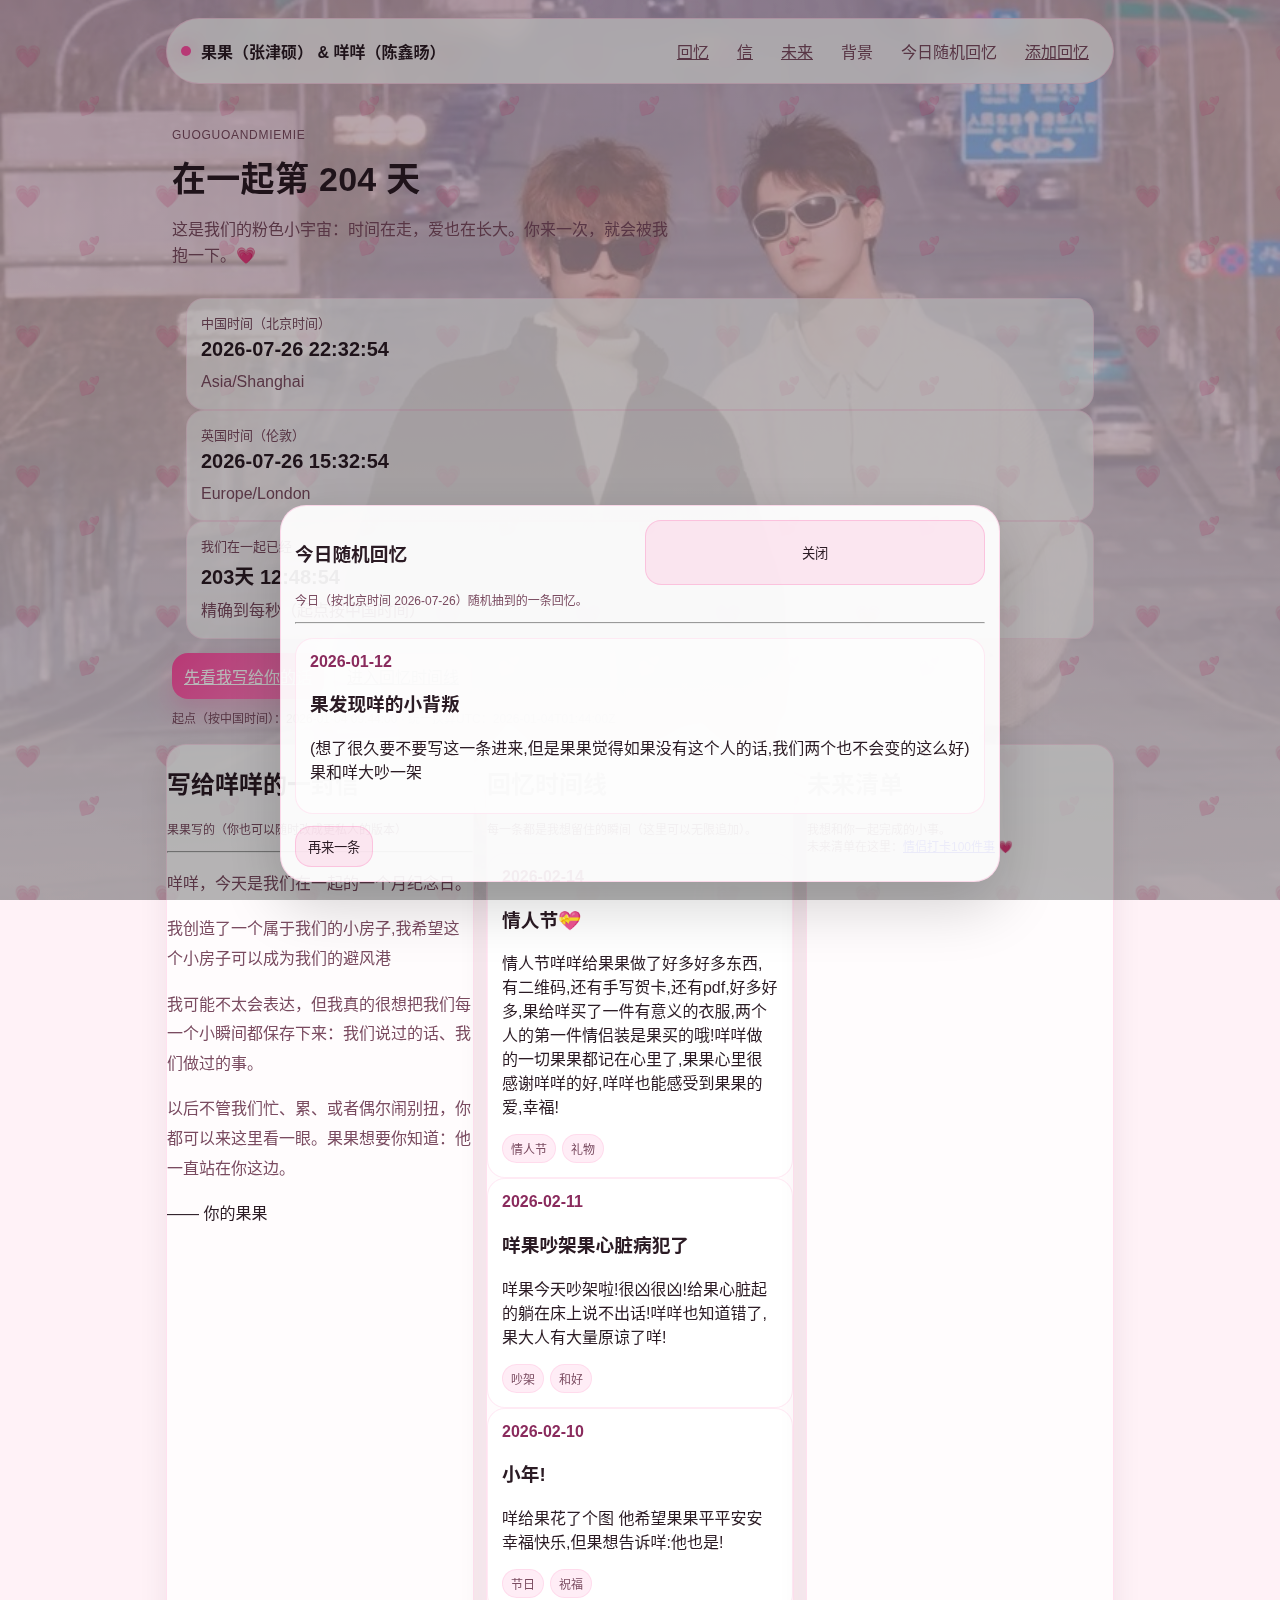
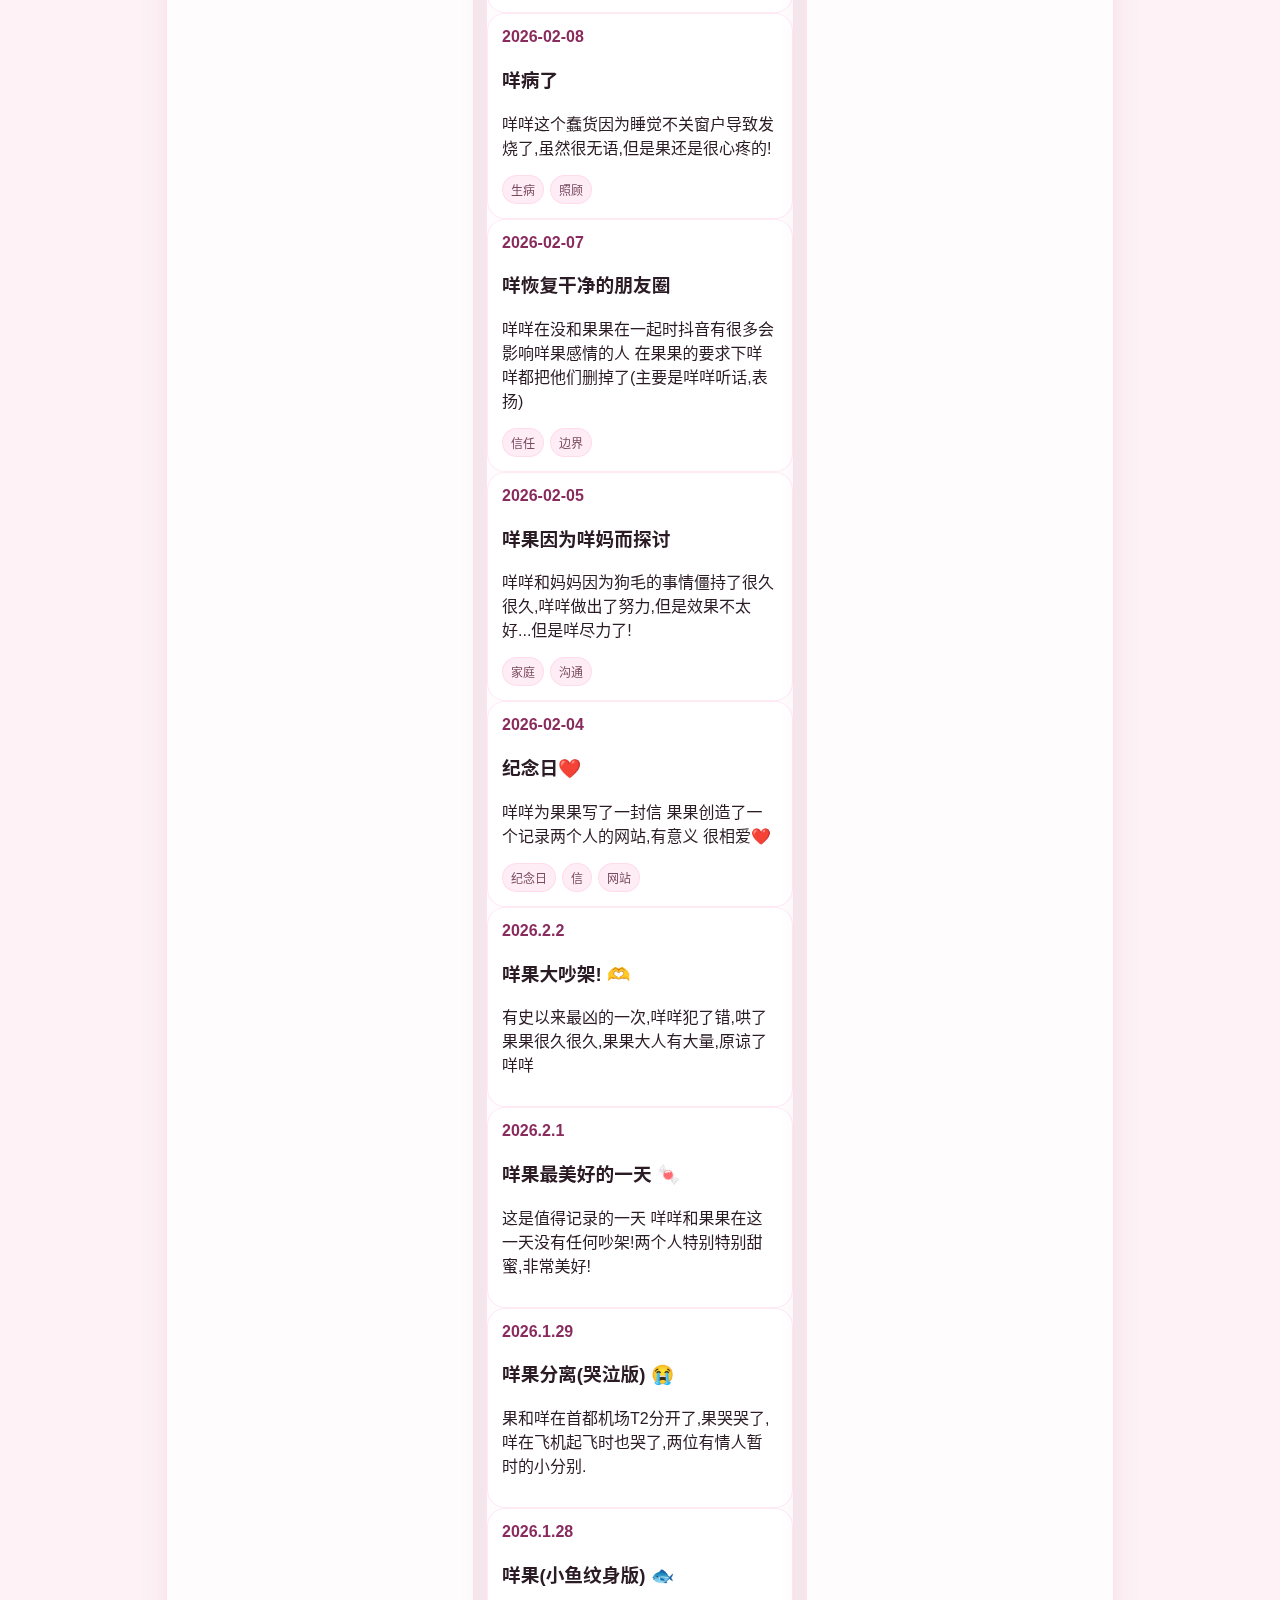
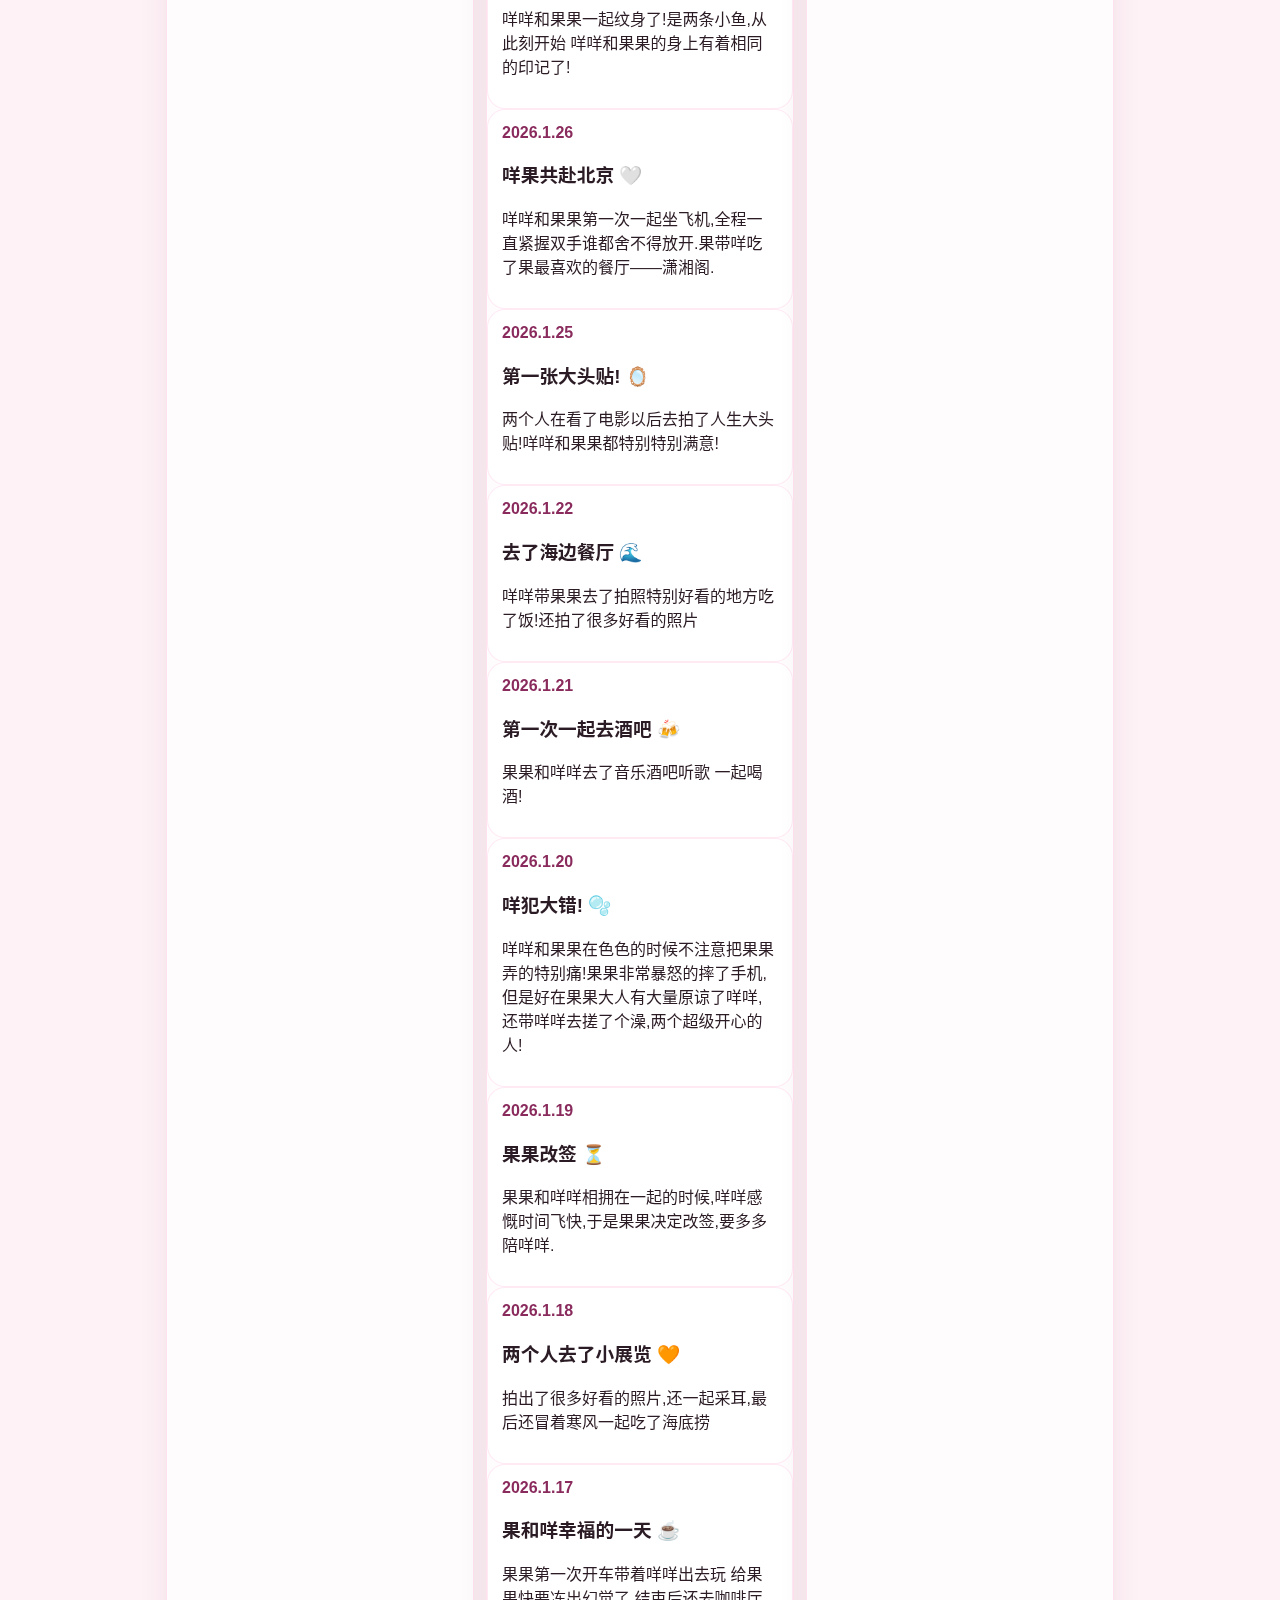
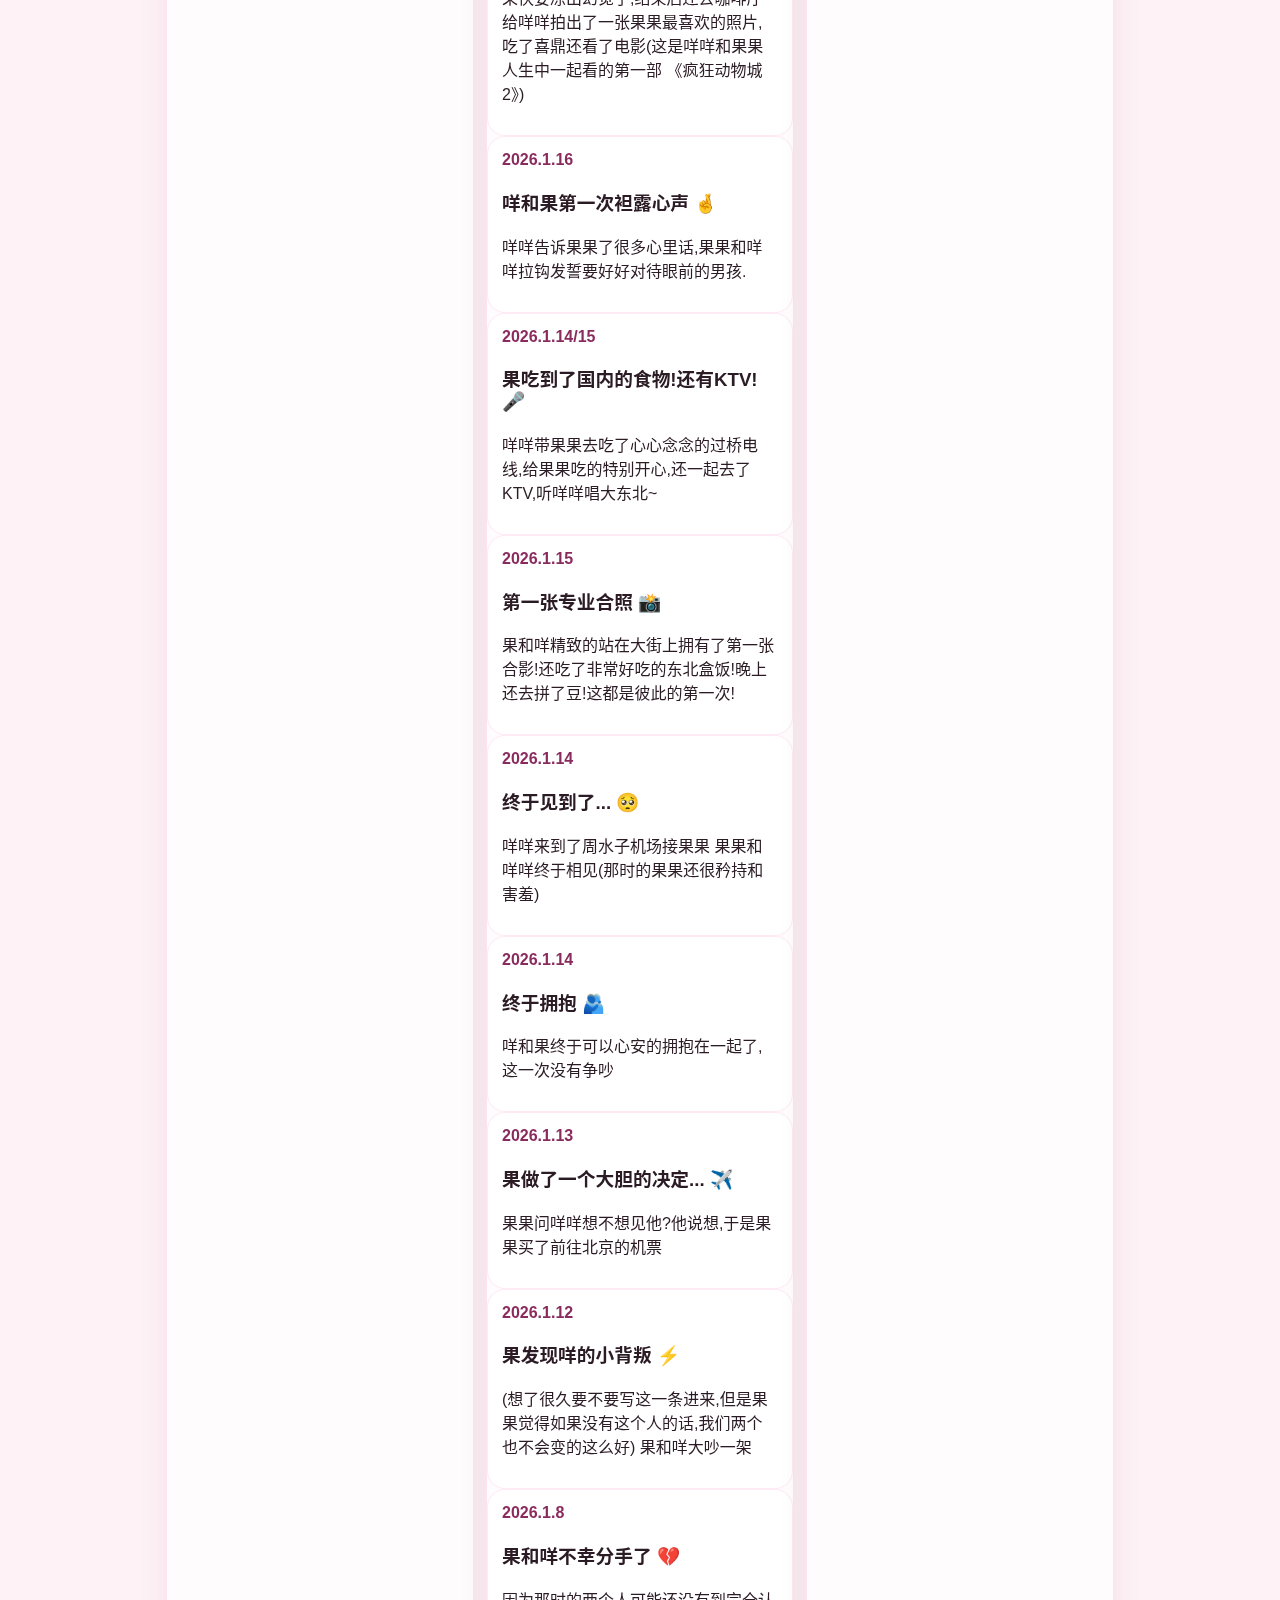
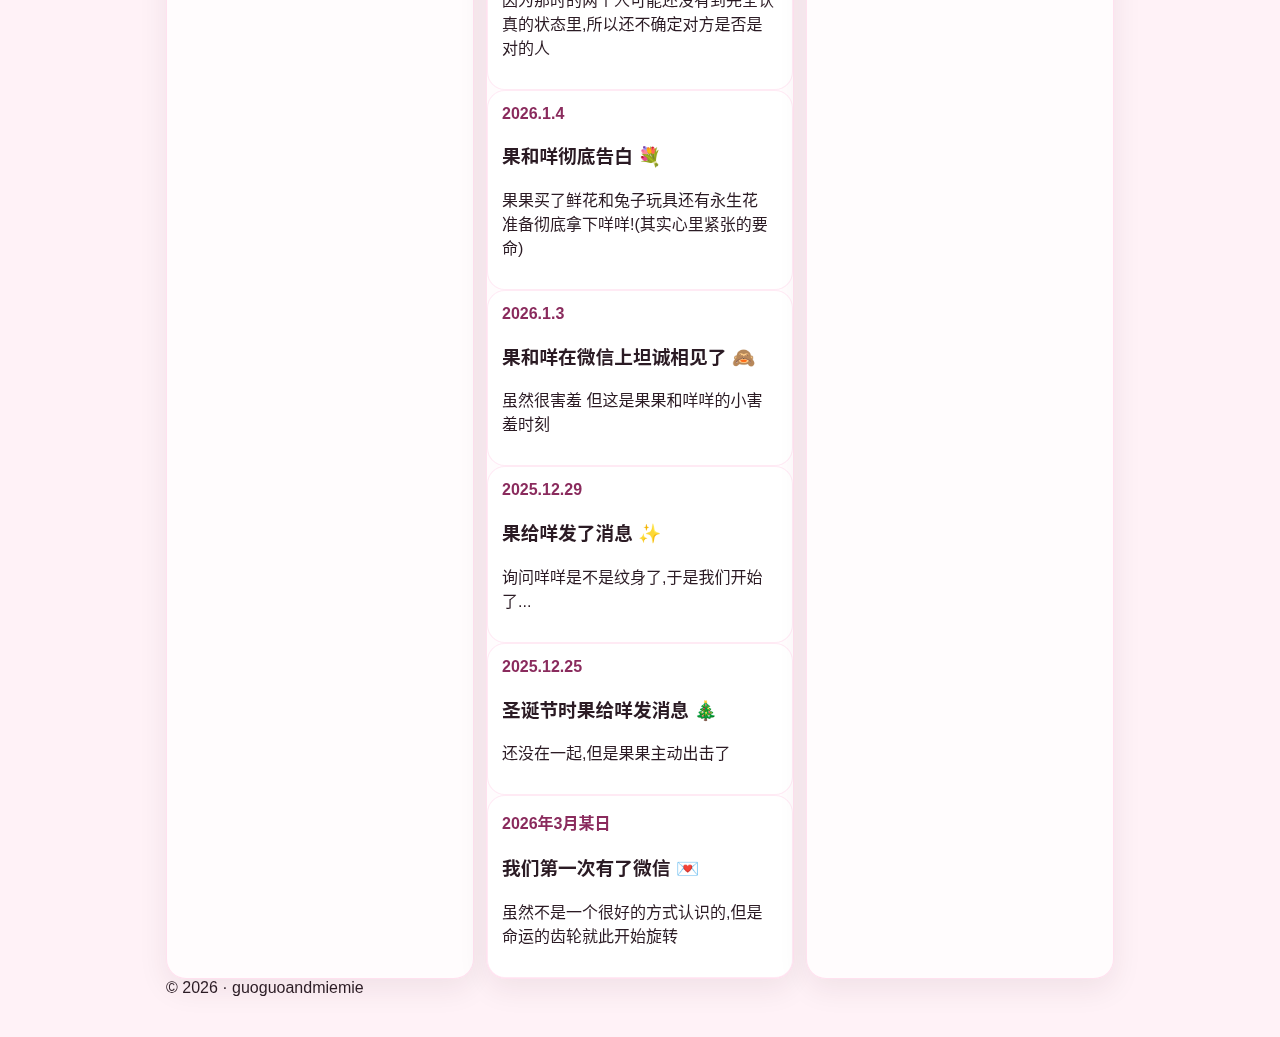
<file: index.html>
<!doctype html>
<html lang="zh-CN">
<head>
  <meta charset="utf-8" />
  <meta name="viewport" content="width=device-width,initial-scale=1" />
  <link rel="stylesheet" href="./style.css" />
</head>
<body>
<div class="hearts" aria-hidden="true">
  <div class="heart" style="left:4%; animation-duration:10s; animation-delay:-0s;">💗</div>
  <div class="heart" style="left:12%; animation-duration:12s; animation-delay:-1s;">💖</div>
  <div class="heart" style="left:20%; animation-duration:14s; animation-delay:-2s;">💞</div>
  <div class="heart" style="left:28%; animation-duration:16s; animation-delay:-3s;">💗</div>
  <div class="heart" style="left:36%; animation-duration:18s; animation-delay:-4s;">💖</div>
  <div class="heart" style="left:44%; animation-duration:20s; animation-delay:-5s;">💞</div>
  <div class="heart" style="left:52%; animation-duration:10s; animation-delay:-6s;">💗</div>
  <div class="heart" style="left:60%; animation-duration:12s; animation-delay:-0s;">💖</div>
  <div class="heart" style="left:68%; animation-duration:14s; animation-delay:-1s;">💞</div>
  <div class="heart" style="left:76%; animation-duration:16s; animation-delay:-2s;">💗</div>
  <div class="heart" style="left:84%; animation-duration:18s; animation-delay:-3s;">💖</div>
  <div class="heart" style="left:92%; animation-duration:20s; animation-delay:-4s;">💞</div>
</div>

  <div class="wrap">
    <div class="top">
      <div class="brand">
        <div class="dot"></div>
        <strong id="names">果果（张津硕） & 咩咩（陈鑫旸）</strong>
      </div>
      <div class="nav">
        <a href="#timelineCard">回忆</a>
        <a href="#letterCard">信</a>
        <a href="#bucketCard">未来</a>
        <button id="openBg" title="上传/切换背景">背景</button>
        <button id="openDaily" title="今日随机回忆">今日随机回忆</button>
        <!-- 如果你要把网页发给咩咩看，建议把下一行删掉（不让他看到“添加回忆”入口） -->
        <a href="./add.html" title="只给果果用">添加回忆</a>
      </div>
    </div>

    <section class="hero">
      <div class="kicker">guoguoandmiemie</div>
      <h1>在一起第 <span id="dayCount">1</span> 天</h1>
      <p class="sub" id="subtitle">我想把我们每一个小瞬间，都认真收藏。等你哪天累了，就来这里充电。</p>

      <div class="stats" aria-label="time status">
        <div class="stat">
          <div class="label">中国时间（北京时间）</div>
          <div class="value" id="chinaTime">—</div>
          <div class="hint">Asia/Shanghai</div>
        </div>
        <div class="stat">
          <div class="label">英国时间（伦敦）</div>
          <div class="value" id="ukTime">—</div>
          <div class="hint">Europe/London</div>
        </div>
        <div class="stat">
          <div class="label">我们在一起已经</div>
          <div class="value" id="togetherTime">—</div>
          <div class="hint">精确到每秒（起点按中国时间）</div>
        </div>
      </div>

      <div class="row">
        <a class="btn primary" href="#letterCard">先看我写给你的话</a>
        <a class="btn" href="#timelineCard">进入回忆时间线</a>
      </div>
      <div class="small" id="startNote" style="margin-top:10px;"></div>
    </section>

    <section class="grid">
      <div class="card" id="letterCard">
        <h2>写给咩咩的一封信</h2>
        <div class="small">果果写的（你也可以随时改成更私人的版本）</div>
        <hr class="sep" />
        <div style="line-height:1.85; color:var(--muted);">
          <p>咩咩，今天是我们在一起的一个月纪念日。</p>
          <p>我创造了一个属于我们的小房子,我希望这个小房子可以成为我们的避风港</p>
          <p>我可能不太会表达，但我真的很想把我们每一个小瞬间都保存下来：我们说过的话、我们做过的事。</p>
          <p>以后不管我们忙、累、或者偶尔闹别扭，你都可以来这里看一眼。果果想要你知道：他一直站在你这边。</p>
          <p style="margin-top:14px; color:var(--text);">—— 你的果果</p>
        </div>
      </div>

      <div class="card" id="timelineCard">
        <h2>回忆时间线</h2>
        <div class="small">每一条都是我想留住的瞬间（这里可以无限追加）。</div>
        <div class="timeline" id="timeline"></div>
      </div>

      <div class="card" id="bucketCard">
        <h2>未来清单</h2>
        <div class="small">我想和你一起完成的小事。</div>
        <div class="list" id="bucket"></div>
      </div>
    </section>

    <footer>
      © <span id="year"></span> · guoguoandmiemie
    </footer>
  </div>

  <!-- 背景设置弹窗 -->
  <div class="modal" id="bgModal" role="dialog" aria-modal="true" aria-label="背景设置">
    <div class="sheet">
      <div class="row2" style="justify-content:space-between;">
        <h3>背景设置</h3>
        <button class="btn" id="closeBg">关闭</button>
      </div>

      <div class="small" style="margin-top:6px;">
        提醒：上传背景会保存在你这台设备的浏览器里（localStorage）。如果换电脑/换手机，需要重新选一次背景。
      </div>

      <hr class="sep" />

      <div class="small">① 上传一张图片当背景（推荐）</div>
      <input id="bgFile" class="input" type="file" accept="image/*" />

      <div class="small" style="margin-top:10px;">② 或者填一个图片链接（可选）</div>
      <div class="row2">
        <input id="bgUrl" class="input" placeholder="https://.../background.jpg" />
        <button class="btn primary" id="saveBgUrl">保存链接</button>
      </div>

      <div class="small" style="margin-top:12px;">③ 快速预设（无需联网）</div>
      <div class="pills">
        <button class="pill" data-bg='data:image/svg+xml;utf8,<svg xmlns="http://www.w3.org/2000/svg" width="1600" height="900"><defs><linearGradient id="g" x1="0" y1="0" x2="1" y2="1"><stop offset="0" stop-color="%23ff6a00"/><stop offset="1" stop-color="%2300aaff"/></linearGradient></defs><rect width="1600" height="900" fill="url(%23g)"/></svg>'>暖橙×蓝渐变</button>
        <button class="pill" data-bg='data:image/svg+xml;utf8,<svg xmlns="http://www.w3.org/2000/svg" width="1600" height="900"><defs><radialGradient id="g" cx="30%25" cy="20%25" r="80%25"><stop offset="0" stop-color="%23ffffff" stop-opacity=".25"/><stop offset="1" stop-color="%230b0c10"/></radialGradient></defs><rect width="1600" height="900" fill="%230b0c10"/><rect width="1600" height="900" fill="url(%23g)"/></svg>'>低调暗夜</button>
        <button class="pill" data-bg='data:image/svg+xml;utf8,<svg xmlns="http://www.w3.org/2000/svg" width="1600" height="900"><defs><linearGradient id="g" x1="0" y1="0" x2="0" y2="1"><stop offset="0" stop-color="%23212a3a"/><stop offset="1" stop-color="%230b0c10"/></linearGradient></defs><rect width="1600" height="900" fill="url(%23g)"/><circle cx="1200" cy="180" r="140" fill="%23ff6a00" fill-opacity=".12"/><circle cx="980" cy="260" r="220" fill="%2300aaff" fill-opacity=".10"/></svg>'>高级冷调</button>
      </div>

      <div class="row" style="margin-top:12px;">
        <button class="btn" id="resetBg">恢复默认背景</button>
      </div>
    </div>
  </div>


  <!-- 今日随机回忆弹窗 -->
  <div class="modal" id="dailyModal" role="dialog" aria-modal="true" aria-label="今日随机回忆">
    <div class="sheet">
      <div class="row2" style="justify-content:space-between;">
        <h3>今日随机回忆</h3>
        <button class="btn" id="closeDaily">关闭</button>
      </div>

      <div class="small" id="dailyHint" style="margin-top:6px;"></div>
      <hr class="sep" />

      <div class="item" style="margin-top:10px;">
        <div class="meta">
          <div class="date" id="dailyDate">—</div>
        </div>
        <h3 id="dailyTitle">—</h3>
        <p id="dailyText">—</p>
        <div class="tags" id="dailyTags"></div>
      </div>

      <div class="row" style="margin-top:12px;">
        <button class="btn" id="anotherDaily">再来一条</button>
      </div>
    </div>
  </div>


  <script id="embeddedData" type="application/json">
{
  "couple": {
    "title": "guoguoandmiemie",
    "names": "果果（张津硕） & 咩咩（陈鑫旸）",
    "startDateChina": "2026-01-04 09:44:00",
    "startInstantUTC": "2026-01-04T01:44:00Z",
    "subtitle": "这是我们的粉色小宇宙：时间在走，爱也在长大。你来一次，就会被我抱一下。💗"
  },
  "memories": [
    {
      "id": "wx1",
      "date": "2025-03-01",
      "dateDisplay": "2026年3月某日",
      "title": "我们第一次有了微信",
      "text": "虽然不是一个很好的方式认识的,但是命运的齿轮就此开始旋转",
      "emoji": "💌",
      "tags": [],
      "photos": []
    },
    {
      "id": "a1",
      "date": "2025-12-25",
      "dateDisplay": "2025.12.25",
      "title": "圣诞节时果给咩发消息",
      "text": "还没在一起,但是果果主动出击了",
      "emoji": "🎄",
      "tags": [],
      "photos": []
    },
    {
      "id": "a2",
      "date": "2025-12-29",
      "dateDisplay": "2025.12.29",
      "title": "果给咩发了消息",
      "text": "询问咩咩是不是纹身了,于是我们开始了...",
      "emoji": "✨",
      "tags": [],
      "photos": []
    },
    {
      "id": "a3",
      "date": "2026-01-03",
      "dateDisplay": "2026.1.3",
      "title": "果和咩在微信上坦诚相见了",
      "text": "虽然很害羞 但这是果果和咩咩的小害羞时刻",
      "emoji": "🙈",
      "tags": [],
      "photos": []
    },
    {
      "id": "a4",
      "date": "2026-01-04",
      "dateDisplay": "2026.1.4",
      "title": "果和咩彻底告白",
      "text": "果果买了鲜花和兔子玩具还有永生花 准备彻底拿下咩咩!(其实心里紧张的要命)",
      "emoji": "💐",
      "tags": [],
      "photos": []
    },
    {
      "id": "a5",
      "date": "2026-01-08",
      "dateDisplay": "2026.1.8",
      "title": "果和咩不幸分手了",
      "text": "因为那时的两个人可能还没有到完全认真的状态里,所以还不确定对方是否是对的人",
      "emoji": "💔",
      "tags": [],
      "photos": []
    },
    {
      "id": "a6",
      "date": "2026-01-12",
      "dateDisplay": "2026.1.12",
      "title": "果发现咩的小背叛",
      "text": "(想了很久要不要写这一条进来,但是果果觉得如果没有这个人的话,我们两个也不会变的这么好) 果和咩大吵一架",
      "emoji": "⚡️",
      "tags": [],
      "photos": []
    },
    {
      "id": "a7",
      "date": "2026-01-13",
      "dateDisplay": "2026.1.13",
      "title": "果做了一个大胆的决定...",
      "text": "果果问咩咩想不想见他?他说想,于是果果买了前往北京的机票",
      "emoji": "✈️",
      "tags": [],
      "photos": []
    },
    {
      "id": "a8",
      "date": "2026-01-14",
      "dateDisplay": "2026.1.14",
      "title": "终于见到了...",
      "text": "咩咩来到了周水子机场接果果 果果和咩咩终于相见(那时的果果还很矜持和害羞)",
      "emoji": "🥺",
      "tags": [],
      "photos": []
    },
    {
      "id": "a9",
      "date": "2026-01-14",
      "dateDisplay": "2026.1.14",
      "title": "终于拥抱",
      "text": "咩和果终于可以心安的拥抱在一起了,这一次没有争吵",
      "emoji": "🫂",
      "tags": [],
      "photos": []
    },
    {
      "id": "a10",
      "date": "2026-01-15",
      "dateDisplay": "2026.1.14/15",
      "title": "果吃到了国内的食物!还有KTV!",
      "text": "咩咩带果果去吃了心心念念的过桥电线,给果果吃的特别开心,还一起去了KTV,听咩咩唱大东北~",
      "emoji": "🎤",
      "tags": [],
      "photos": []
    },
    {
      "id": "a11",
      "date": "2026-01-15",
      "dateDisplay": "2026.1.15",
      "title": "第一张专业合照",
      "text": "果和咩精致的站在大街上拥有了第一张合影!还吃了非常好吃的东北盒饭!晚上还去拼了豆!这都是彼此的第一次!",
      "emoji": "📸",
      "tags": [],
      "photos": []
    },
    {
      "id": "a12",
      "date": "2026-01-16",
      "dateDisplay": "2026.1.16",
      "title": "咩和果第一次袒露心声",
      "text": "咩咩告诉果果了很多心里话,果果和咩咩拉钩发誓要好好对待眼前的男孩.",
      "emoji": "🤞",
      "tags": [],
      "photos": []
    },
    {
      "id": "a13",
      "date": "2026-01-17",
      "dateDisplay": "2026.1.17",
      "title": "果和咩幸福的一天",
      "text": "果果第一次开车带着咩咩出去玩 给果果快要冻出幻觉了,结束后还去咖啡厅给咩咩拍出了一张果果最喜欢的照片,吃了喜鼎还看了电影(这是咩咩和果果人生中一起看的第一部 《疯狂动物城2》)",
      "emoji": "☕️",
      "tags": [],
      "photos": []
    },
    {
      "id": "a14",
      "date": "2026-01-18",
      "dateDisplay": "2026.1.18",
      "title": "两个人去了小展览",
      "text": "拍出了很多好看的照片,还一起采耳,最后还冒着寒风一起吃了海底捞",
      "emoji": "🧡",
      "tags": [],
      "photos": []
    },
    {
      "id": "a15",
      "date": "2026-01-19",
      "dateDisplay": "2026.1.19",
      "title": "果果改签",
      "text": "果果和咩咩相拥在一起的时候,咩咩感慨时间飞快,于是果果决定改签,要多多陪咩咩.",
      "emoji": "⏳",
      "tags": [],
      "photos": []
    },
    {
      "id": "a16",
      "date": "2026-01-20",
      "dateDisplay": "2026.1.20",
      "title": "咩犯大错!",
      "text": "咩咩和果果在色色的时候不注意把果果弄的特别痛!果果非常暴怒的摔了手机,但是好在果果大人有大量原谅了咩咩,还带咩咩去搓了个澡,两个超级开心的人!",
      "emoji": "🫧",
      "tags": [],
      "photos": []
    },
    {
      "id": "a17",
      "date": "2026-01-21",
      "dateDisplay": "2026.1.21",
      "title": "第一次一起去酒吧",
      "text": "果果和咩咩去了音乐酒吧听歌 一起喝酒!",
      "emoji": "🍻",
      "tags": [],
      "photos": []
    },
    {
      "id": "a18",
      "date": "2026-01-22",
      "dateDisplay": "2026.1.22",
      "title": "去了海边餐厅",
      "text": "咩咩带果果去了拍照特别好看的地方吃了饭!还拍了很多好看的照片",
      "emoji": "🌊",
      "tags": [],
      "photos": []
    },
    {
      "id": "a19",
      "date": "2026-01-25",
      "dateDisplay": "2026.1.25",
      "title": "第一张大头贴!",
      "text": "两个人在看了电影以后去拍了人生大头贴!咩咩和果果都特别特别满意!",
      "emoji": "🪞",
      "tags": [],
      "photos": []
    },
    {
      "id": "a20",
      "date": "2026-01-26",
      "dateDisplay": "2026.1.26",
      "title": "咩果共赴北京",
      "text": "咩咩和果果第一次一起坐飞机,全程一直紧握双手谁都舍不得放开.果带咩吃了果最喜欢的餐厅——潇湘阁.",
      "emoji": "🤍",
      "tags": [],
      "photos": []
    },
    {
      "id": "a21",
      "date": "2026-01-28",
      "dateDisplay": "2026.1.28",
      "title": "咩果(小鱼纹身版)",
      "text": "咩咩和果果一起纹身了!是两条小鱼,从此刻开始 咩咩和果果的身上有着相同的印记了!",
      "emoji": "🐟",
      "tags": [],
      "photos": []
    },
    {
      "id": "a22",
      "date": "2026-01-29",
      "dateDisplay": "2026.1.29",
      "title": "咩果分离(哭泣版)",
      "text": "果和咩在首都机场T2分开了,果哭哭了,咩在飞机起飞时也哭了,两位有情人暂时的小分别.",
      "emoji": "😭",
      "tags": [],
      "photos": []
    },
    {
      "id": "a23",
      "date": "2026-02-01",
      "dateDisplay": "2026.2.1",
      "title": "咩果最美好的一天",
      "text": "这是值得记录的一天 咩咩和果果在这一天没有任何吵架!两个人特别特别甜蜜,非常美好!",
      "emoji": "🍬",
      "tags": [],
      "photos": []
    },
    {
      "id": "a24",
      "date": "2026-02-02",
      "dateDisplay": "2026.2.2",
      "title": "咩果大吵架!",
      "text": "有史以来最凶的一次,咩咩犯了错,哄了果果很久很久,果果大人有大量,原谅了咩咩",
      "emoji": "🫶",
      "tags": [],
      "photos": []
    },
    {
      "id": "a25",
      "date": "2026-02-04",
      "displayDate": "2026.02.04",
      "title": "纪念日❤️",
      "text": "咩咩为果果写了一封信 果果创造了一个记录两个人的网站,有意义 很相爱❤️",
      "tags": [
        "纪念日",
        "信",
        "网站"
      ]
    },
    {
      "id": "a26",
      "date": "2026-02-05",
      "displayDate": "2026.02.05",
      "title": "咩果因为咩妈而探讨",
      "text": "咩咩和妈妈因为狗毛的事情僵持了很久很久,咩咩做出了努力,但是效果不太好...但是咩尽力了!",
      "tags": [
        "家庭",
        "沟通"
      ]
    },
    {
      "id": "a27",
      "date": "2026-02-07",
      "displayDate": "2026.02.07",
      "title": "咩恢复干净的朋友圈",
      "text": "咩咩在没和果果在一起时抖音有很多会影响咩果感情的人 在果果的要求下咩咩都把他们删掉了(主要是咩咩听话,表扬)",
      "tags": [
        "信任",
        "边界"
      ]
    },
    {
      "id": "a28",
      "date": "2026-02-08",
      "displayDate": "2026.02.08",
      "title": "咩病了",
      "text": "咩咩这个蠢货因为睡觉不关窗户导致发烧了,虽然很无语,但是果还是很心疼的!",
      "tags": [
        "生病",
        "照顾"
      ]
    },
    {
      "id": "a29",
      "date": "2026-02-10",
      "displayDate": "2026.02.10",
      "title": "小年!",
      "text": "咩给果花了个图 他希望果果平平安安幸福快乐,但果想告诉咩:他也是!",
      "tags": [
        "节日",
        "祝福"
      ]
    },
    {
      "id": "a30",
      "date": "2026-02-11",
      "displayDate": "2026.02.11",
      "title": "咩果吵架果心脏病犯了",
      "text": "咩果今天吵架啦!很凶很凶!给果心脏起的躺在床上说不出话!咩咩也知道错了,果大人有大量原谅了咩!",
      "tags": [
        "吵架",
        "和好"
      ]
    },
    {
      "id": "a31",
      "date": "2026-02-14",
      "displayDate": "2026.02.14",
      "title": "情人节💝",
      "text": "情人节咩咩给果果做了好多好多东西,有二维码,还有手写贺卡,还有pdf,好多好多,果给咩买了一件有意义的衣服,两个人的第一件情侣装是果买的哦!咩咩做的一切果果都记在心里了,果果心里很感谢咩咩的好,咩咩也能感受到果果的爱,幸福!",
      "tags": [
        "情人节",
        "礼物"
      ]
    }
  ],
  "bucketList": []
}
  </script>
  <script src="./app.js"></script>
</body>
</html>
</file>
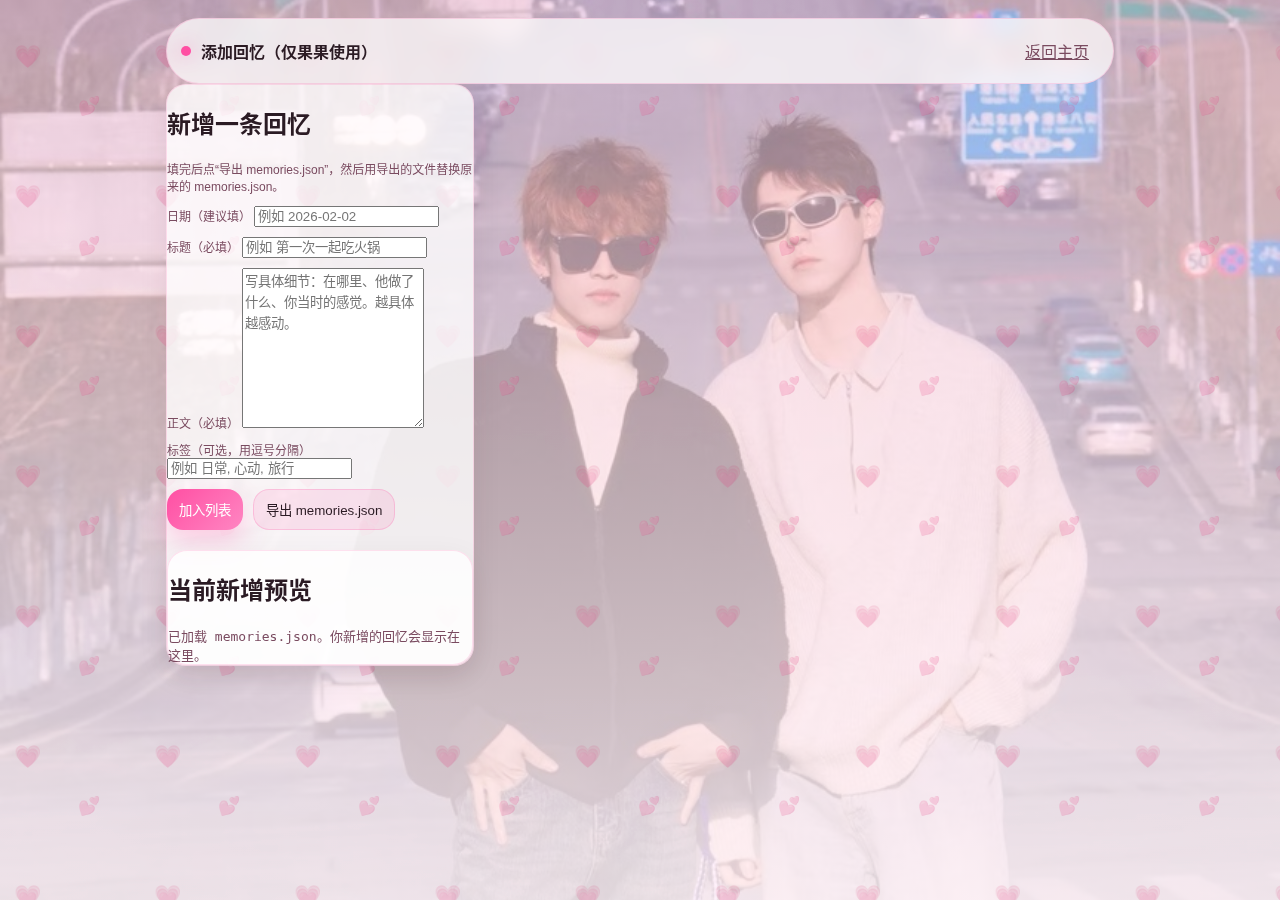
<file: add.html>
<!doctype html>
<html lang="zh-CN">
<head>
  <meta charset="utf-8" />
  <meta name="viewport" content="width=device-width,initial-scale=1" />
  <link rel="stylesheet" href="./style.css" />
  <title>添加回忆（仅果果使用）</title>
</head>
<body>
  <div class="wrap">
    <div class="top">
      <div class="brand"><div class="dot"></div><strong>添加回忆（仅果果使用）</strong></div>
      <div class="nav">
        <a href="./index.html">返回主页</a>
      </div>
    </div>

    <section class="grid">
      <div class="card">
        <h2>新增一条回忆</h2>
        <div class="small">填完后点“导出 memories.json”，然后用导出的文件替换原来的 memories.json。</div>

        <div style="margin-top:12px; display:grid; gap:10px;">
          <label class="small">日期（建议填）
            <input id="date" class="input" placeholder="例如 2026-02-02" />
          </label>
          <label class="small">标题（必填）
            <input id="title" class="input" placeholder="例如 第一次一起吃火锅" />
          </label>
          <label class="small">正文（必填）
            <textarea id="text" class="input" style="height:160px; line-height:1.6;" placeholder="写具体细节：在哪里、他做了什么、你当时的感觉。越具体越感动。"></textarea>
          </label>
          <label class="small">标签（可选，用逗号分隔）
            <input id="tags" class="input" placeholder="例如 日常, 心动, 旅行" />
          </label>

          <div class="row">
            <button class="btn primary" id="add">加入列表</button>
            <button class="btn" id="export">导出 memories.json</button>
          </div>

          <div class="card" style="margin-top:10px;">
            <h2>当前新增预览</h2>
            <pre id="preview" style="white-space:pre-wrap; color:var(--muted); margin:0;"></pre>
          </div>
        </div>
      </div>
    </section>
  </div>

<script>
let data = null;
let added = [];

async function load(){
  const res = await fetch("./memories.json?v=" + Date.now());
  data = await res.json();
  document.getElementById("preview").textContent = "已加载 memories.json。你新增的回忆会显示在这里。";
}
load();

function getForm(){
  const date = document.getElementById("date").value.trim();
  const title = document.getElementById("title").value.trim();
  const text = document.getElementById("text").value.trim();
  const tags = document.getElementById("tags").value.split(",").map(s=>s.trim()).filter(Boolean);
  return { date, title, text, tags, photos: [] };
}

document.getElementById("add").onclick = ()=>{
  if(!data) return;
  const m = getForm();
  if(!m.title || !m.text){
    alert("标题和正文至少填一下～");
    return;
  }
  added.unshift(m);
  data.memories = data.memories || [];
  data.memories.unshift(m);
  document.getElementById("preview").textContent = JSON.stringify(added, null, 2);

  document.getElementById("title").value = "";
  document.getElementById("text").value = "";
  document.getElementById("tags").value = "";
  document.getElementById("date").value = "";
};

document.getElementById("export").onclick = ()=>{
  if(!data) return;
  const blob = new Blob([JSON.stringify(data, null, 2)], {type:"application/json"});
  const a = document.createElement("a");
  a.href = URL.createObjectURL(blob);
  a.download = "memories.json";
  a.click();
  URL.revokeObjectURL(a.href);
};
</script>
</body>
</html>
</file>
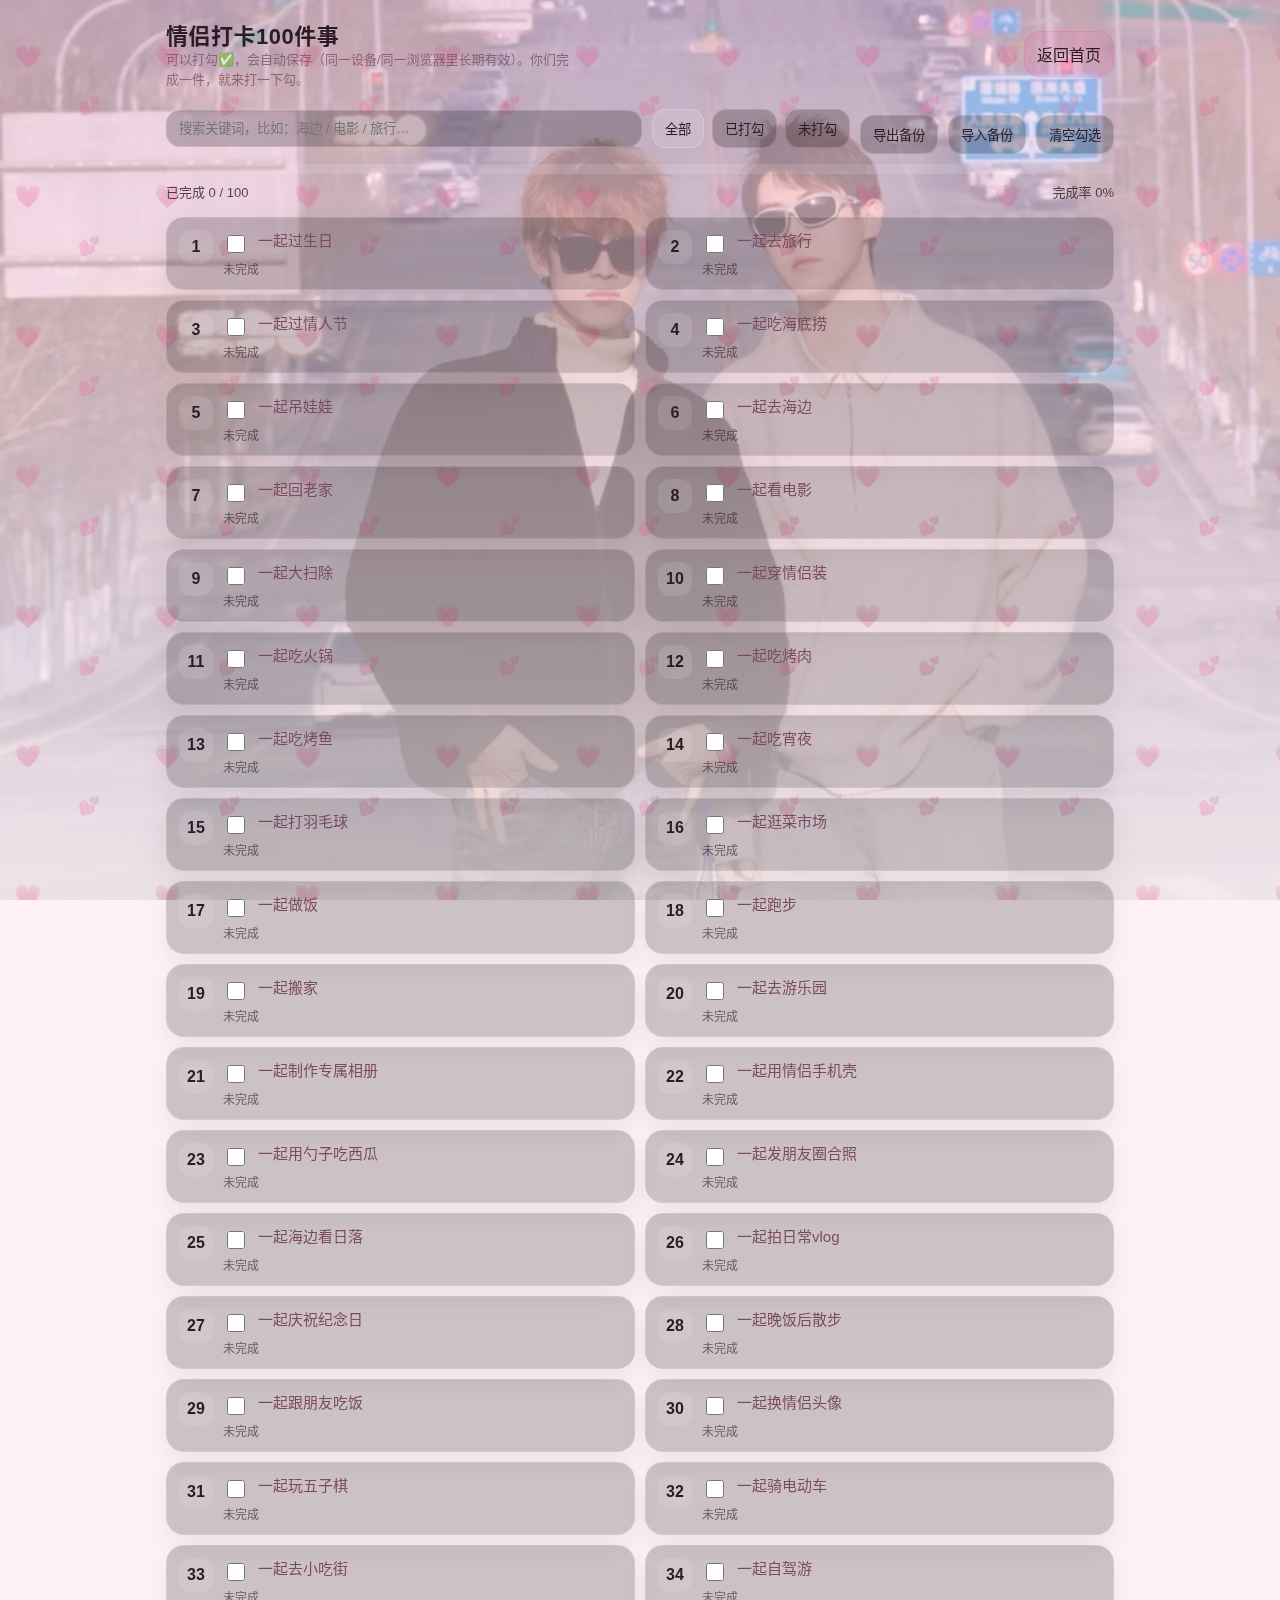
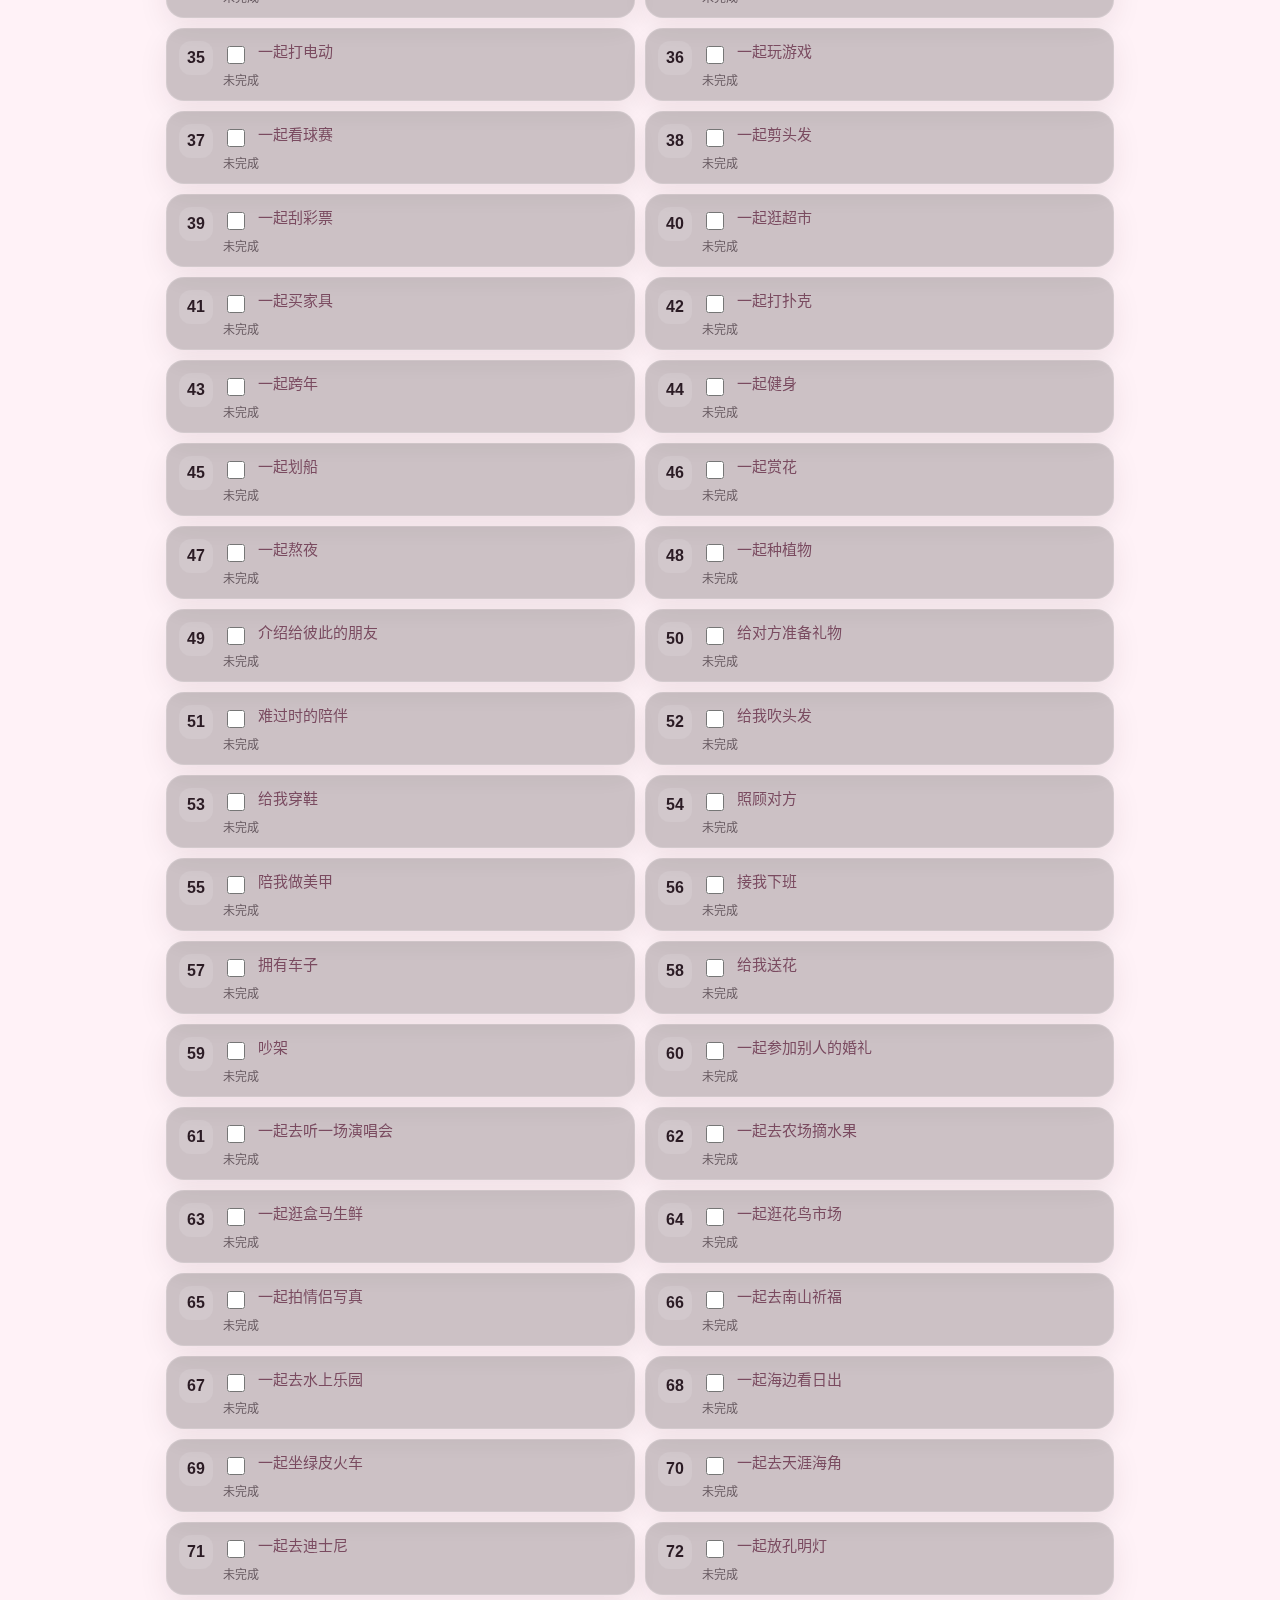
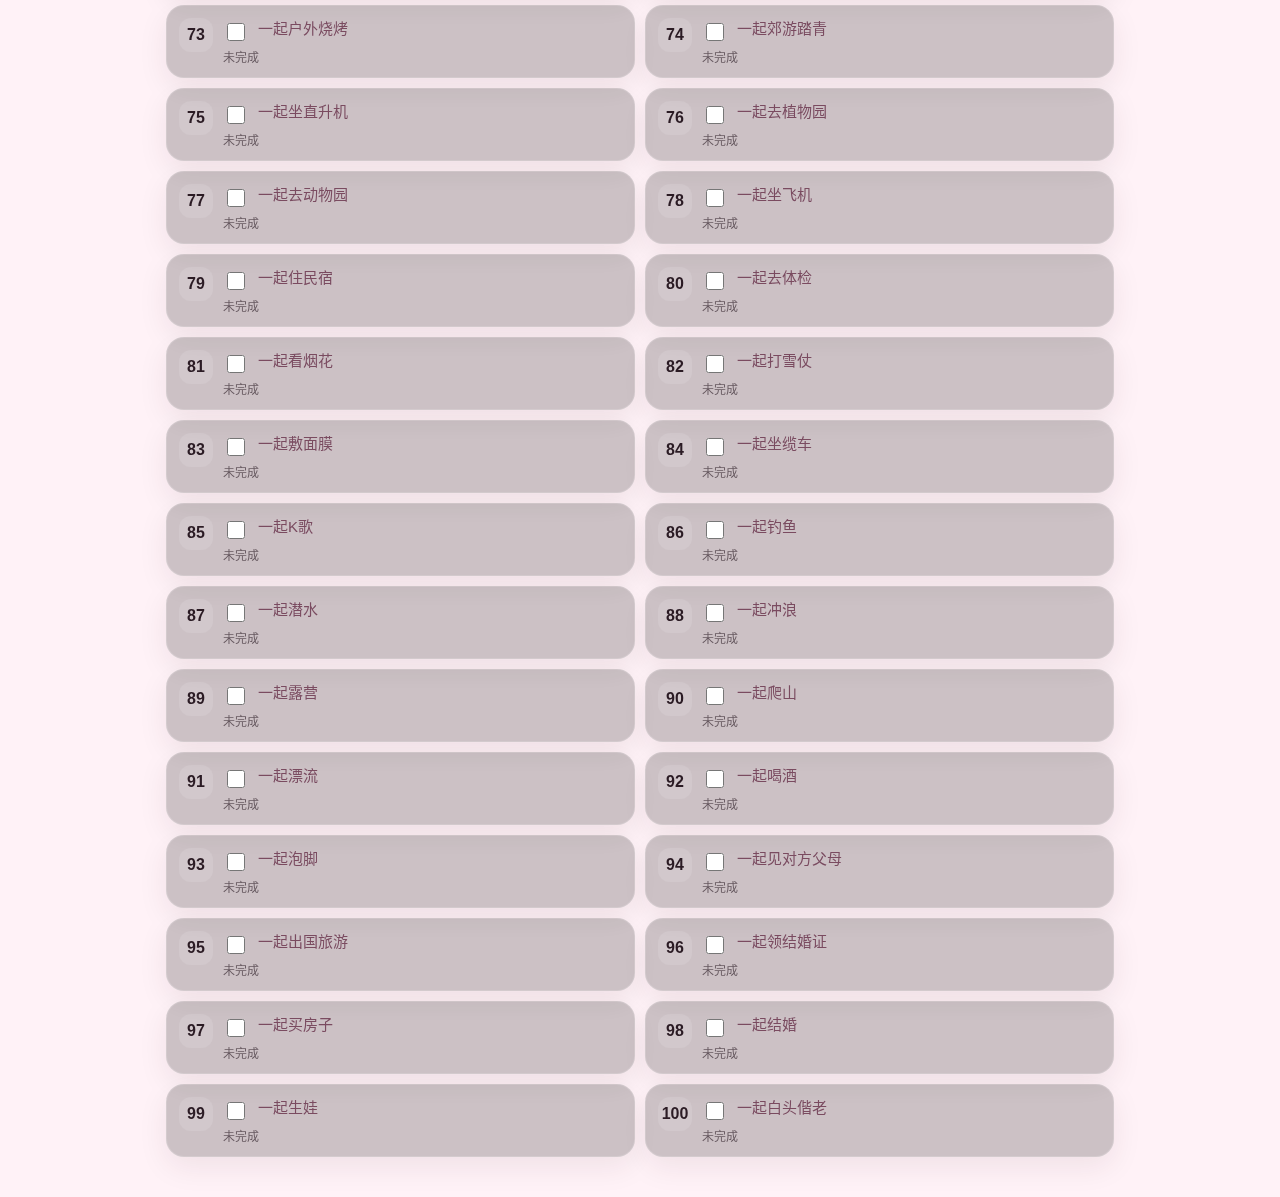
<file: future.html>
<!doctype html>
<html lang="zh-CN">
<head>
  <meta charset="utf-8" />
  <meta name="viewport" content="width=device-width,initial-scale=1" />
  <title>打卡100｜guoguoandmiemie</title>
  <link rel="stylesheet" href="./style.css" />
  <style>
    .wrap{max-width:980px;margin:0 auto;padding:18px 16px 40px;}
    .topbar{display:flex;align-items:center;justify-content:space-between;gap:10px;margin-bottom:14px;}
    .topbar a{text-decoration:none;}
    .h1{font-size:22px;font-weight:800;letter-spacing:.5px;}
    .sub{opacity:.75;font-size:13px;line-height:1.5;}
    .controls{display:flex;flex-wrap:wrap;gap:10px;align-items:center;margin:14px 0 10px;}
    .input{flex:1;min-width:210px;}
    .input input{width:100%;padding:10px 12px;border-radius:14px;border:1px solid rgba(255,255,255,.16);background:rgba(0,0,0,.22);color:inherit;outline:none;}
    .seg{display:flex;gap:8px;flex-wrap:wrap;}
    .seg button{padding:9px 12px;border-radius:14px;border:1px solid rgba(255,255,255,.16);background:rgba(0,0,0,.22);color:inherit;cursor:pointer;}
    .seg button.active{background:rgba(255,255,255,.12);border-color:rgba(255,255,255,.22);}
    .progress{margin:10px 0 16px;}
    .bar{height:10px;border-radius:999px;background:rgba(255,255,255,.12);overflow:hidden;}
    .bar > div{height:100%;width:0%;background:rgba(255,255,255,.70);}
    .ptext{font-size:13px;opacity:.8;margin-top:8px;display:flex;justify-content:space-between;gap:10px;flex-wrap:wrap;}
    .grid{display:grid;grid-template-columns:repeat(2,minmax(0,1fr));gap:10px;}
    @media (max-width:720px){.grid{grid-template-columns:1fr;}}
    .card{border-radius:18px;border:1px solid rgba(255,255,255,.14);background:rgba(0,0,0,.20);padding:12px 12px;display:flex;gap:10px;align-items:flex-start;}
    .num{width:34px;height:34px;border-radius:12px;background:rgba(255,255,255,.10);display:flex;align-items:center;justify-content:center;font-weight:800;}
    .main{flex:1;}
    .label{display:flex;gap:10px;align-items:flex-start;cursor:pointer;}
    .label input{transform:translateY(2px);width:18px;height:18px;}
    .text{font-size:15px;line-height:1.45;}
    .muted{opacity:.65;font-size:12px;margin-top:4px;}
    .actions{display:flex;gap:10px;flex-wrap:wrap;margin-top:12px;}
    .actions button{padding:9px 12px;border-radius:14px;border:1px solid rgba(255,255,255,.16);background:rgba(0,0,0,.22);color:inherit;cursor:pointer;}
    .toast{position:fixed;left:50%;bottom:20px;transform:translateX(-50%);background:rgba(0,0,0,.78);border:1px solid rgba(255,255,255,.18);color:#fff;padding:10px 12px;border-radius:14px;opacity:0;pointer-events:none;transition:.25s;}
    .toast.show{opacity:1;}
  </style>
</head>
<body>
<div class="hearts" aria-hidden="true">
  <div class="heart" style="left:4%; animation-duration:10s; animation-delay:-0s;">💗</div>
  <div class="heart" style="left:12%; animation-duration:12s; animation-delay:-1s;">💖</div>
  <div class="heart" style="left:20%; animation-duration:14s; animation-delay:-2s;">💞</div>
  <div class="heart" style="left:28%; animation-duration:16s; animation-delay:-3s;">💗</div>
  <div class="heart" style="left:36%; animation-duration:18s; animation-delay:-4s;">💖</div>
  <div class="heart" style="left:44%; animation-duration:20s; animation-delay:-5s;">💞</div>
  <div class="heart" style="left:52%; animation-duration:10s; animation-delay:-6s;">💗</div>
  <div class="heart" style="left:60%; animation-duration:12s; animation-delay:-0s;">💖</div>
  <div class="heart" style="left:68%; animation-duration:14s; animation-delay:-1s;">💞</div>
  <div class="heart" style="left:76%; animation-duration:16s; animation-delay:-2s;">💗</div>
  <div class="heart" style="left:84%; animation-duration:18s; animation-delay:-3s;">💖</div>
  <div class="heart" style="left:92%; animation-duration:20s; animation-delay:-4s;">💞</div>
</div>

  <div class="wrap">
    <div class="topbar">
      <div>
        <div class="h1">情侣打卡100件事</div>
        <div class="sub">可以打勾✅，会自动保存（同一设备/同一浏览器里长期有效）。你们完成一件，就来打一下勾。</div>
      </div>
      <a class="btn" href="./index.html">返回首页</a>
    </div>

    <div class="controls">
      <div class="input">
        <input id="q" placeholder="搜索关键词，比如：海边 / 电影 / 旅行…" />
      </div>
      <div class="seg" role="tablist" aria-label="筛选">
        <button id="f_all" class="active" data-filter="all">全部</button>
        <button id="f_done" data-filter="done">已打勾</button>
        <button id="f_todo" data-filter="todo">未打勾</button>
      </div>
      <div class="actions">
        <button id="btnExport" title="导出备份（JSON）">导出备份</button>
        <button id="btnImport" title="导入备份（JSON）">导入备份</button>
        <button id="btnReset" title="清空所有勾选">清空勾选</button>
      </div>
    </div>

    <div class="progress">
      <div class="bar"><div id="barFill"></div></div>
      <div class="ptext">
        <div id="pLeft">已完成 0 / 100</div>
        <div id="pRight">完成率 0%</div>
      </div>
    </div>

    <div class="grid" id="list"></div>
  </div>

  <input id="filePick" type="file" accept="application/json" style="display:none" />
  <div class="toast" id="toast">已保存</div>

  <script id="futureData" type="application/json">
[
  {
    "id": 1,
    "text": "一起过生日"
  },
  {
    "id": 2,
    "text": "一起去旅行"
  },
  {
    "id": 3,
    "text": "一起过情人节"
  },
  {
    "id": 4,
    "text": "一起吃海底捞"
  },
  {
    "id": 5,
    "text": "一起吊娃娃"
  },
  {
    "id": 6,
    "text": "一起去海边"
  },
  {
    "id": 7,
    "text": "一起回老家"
  },
  {
    "id": 8,
    "text": "一起看电影"
  },
  {
    "id": 9,
    "text": "一起大扫除"
  },
  {
    "id": 10,
    "text": "一起穿情侣装"
  },
  {
    "id": 11,
    "text": "一起吃火锅"
  },
  {
    "id": 12,
    "text": "一起吃烤肉"
  },
  {
    "id": 13,
    "text": "一起吃烤鱼"
  },
  {
    "id": 14,
    "text": "一起吃宵夜"
  },
  {
    "id": 15,
    "text": "一起打羽毛球"
  },
  {
    "id": 16,
    "text": "一起逛菜市场"
  },
  {
    "id": 17,
    "text": "一起做饭"
  },
  {
    "id": 18,
    "text": "一起跑步"
  },
  {
    "id": 19,
    "text": "一起搬家"
  },
  {
    "id": 20,
    "text": "一起去游乐园"
  },
  {
    "id": 21,
    "text": "一起制作专属相册"
  },
  {
    "id": 22,
    "text": "一起用情侣手机壳"
  },
  {
    "id": 23,
    "text": "一起用勺子吃西瓜"
  },
  {
    "id": 24,
    "text": "一起发朋友圈合照"
  },
  {
    "id": 25,
    "text": "一起海边看日落"
  },
  {
    "id": 26,
    "text": "一起拍日常vlog"
  },
  {
    "id": 27,
    "text": "一起庆祝纪念日"
  },
  {
    "id": 28,
    "text": "一起晚饭后散步"
  },
  {
    "id": 29,
    "text": "一起跟朋友吃饭"
  },
  {
    "id": 30,
    "text": "一起换情侣头像"
  },
  {
    "id": 31,
    "text": "一起玩五子棋"
  },
  {
    "id": 32,
    "text": "一起骑电动车"
  },
  {
    "id": 33,
    "text": "一起去小吃街"
  },
  {
    "id": 34,
    "text": "一起自驾游"
  },
  {
    "id": 35,
    "text": "一起打电动"
  },
  {
    "id": 36,
    "text": "一起玩游戏"
  },
  {
    "id": 37,
    "text": "一起看球赛"
  },
  {
    "id": 38,
    "text": "一起剪头发"
  },
  {
    "id": 39,
    "text": "一起刮彩票"
  },
  {
    "id": 40,
    "text": "一起逛超市"
  },
  {
    "id": 41,
    "text": "一起买家具"
  },
  {
    "id": 42,
    "text": "一起打扑克"
  },
  {
    "id": 43,
    "text": "一起跨年"
  },
  {
    "id": 44,
    "text": "一起健身"
  },
  {
    "id": 45,
    "text": "一起划船"
  },
  {
    "id": 46,
    "text": "一起赏花"
  },
  {
    "id": 47,
    "text": "一起熬夜"
  },
  {
    "id": 48,
    "text": "一起种植物"
  },
  {
    "id": 49,
    "text": "介绍给彼此的朋友"
  },
  {
    "id": 50,
    "text": "给对方准备礼物"
  },
  {
    "id": 51,
    "text": "难过时的陪伴"
  },
  {
    "id": 52,
    "text": "给我吹头发"
  },
  {
    "id": 53,
    "text": "给我穿鞋"
  },
  {
    "id": 54,
    "text": "照顾对方"
  },
  {
    "id": 55,
    "text": "陪我做美甲"
  },
  {
    "id": 56,
    "text": "接我下班"
  },
  {
    "id": 57,
    "text": "拥有车子"
  },
  {
    "id": 58,
    "text": "给我送花"
  },
  {
    "id": 59,
    "text": "吵架"
  },
  {
    "id": 60,
    "text": "一起参加别人的婚礼"
  },
  {
    "id": 61,
    "text": "一起去听一场演唱会"
  },
  {
    "id": 62,
    "text": "一起去农场摘水果"
  },
  {
    "id": 63,
    "text": "一起逛盒马生鲜"
  },
  {
    "id": 64,
    "text": "一起逛花鸟市场"
  },
  {
    "id": 65,
    "text": "一起拍情侣写真"
  },
  {
    "id": 66,
    "text": "一起去南山祈福"
  },
  {
    "id": 67,
    "text": "一起去水上乐园"
  },
  {
    "id": 68,
    "text": "一起海边看日出"
  },
  {
    "id": 69,
    "text": "一起坐绿皮火车"
  },
  {
    "id": 70,
    "text": "一起去天涯海角"
  },
  {
    "id": 71,
    "text": "一起去迪士尼"
  },
  {
    "id": 72,
    "text": "一起放孔明灯"
  },
  {
    "id": 73,
    "text": "一起户外烧烤"
  },
  {
    "id": 74,
    "text": "一起郊游踏青"
  },
  {
    "id": 75,
    "text": "一起坐直升机"
  },
  {
    "id": 76,
    "text": "一起去植物园"
  },
  {
    "id": 77,
    "text": "一起去动物园"
  },
  {
    "id": 78,
    "text": "一起坐飞机"
  },
  {
    "id": 79,
    "text": "一起住民宿"
  },
  {
    "id": 80,
    "text": "一起去体检"
  },
  {
    "id": 81,
    "text": "一起看烟花"
  },
  {
    "id": 82,
    "text": "一起打雪仗"
  },
  {
    "id": 83,
    "text": "一起敷面膜"
  },
  {
    "id": 84,
    "text": "一起坐缆车"
  },
  {
    "id": 85,
    "text": "一起K歌"
  },
  {
    "id": 86,
    "text": "一起钓鱼"
  },
  {
    "id": 87,
    "text": "一起潜水"
  },
  {
    "id": 88,
    "text": "一起冲浪"
  },
  {
    "id": 89,
    "text": "一起露营"
  },
  {
    "id": 90,
    "text": "一起爬山"
  },
  {
    "id": 91,
    "text": "一起漂流"
  },
  {
    "id": 92,
    "text": "一起喝酒"
  },
  {
    "id": 93,
    "text": "一起泡脚"
  },
  {
    "id": 94,
    "text": "一起见对方父母"
  },
  {
    "id": 95,
    "text": "一起出国旅游"
  },
  {
    "id": 96,
    "text": "一起领结婚证"
  },
  {
    "id": 97,
    "text": "一起买房子"
  },
  {
    "id": 98,
    "text": "一起结婚"
  },
  {
    "id": 99,
    "text": "一起生娃"
  },
  {
    "id": 100,
    "text": "一起白头偕老"
  }
]
  </script>

  <script>
    const STORAGE_KEY = "guoguoandmiemie_future_checks_v1";

    function loadChecks() {
      try {
        const raw = localStorage.getItem(STORAGE_KEY);
        if (!raw) return {};
        const obj = JSON.parse(raw);
        return (obj && typeof obj === "object") ? obj : {};
      } catch (e) {
        return {};
      }
    }

    function saveChecks(map) {
      localStorage.setItem(STORAGE_KEY, JSON.stringify(map));
      toast("已保存 ✅");
    }

    function toast(msg) {
      const t = document.getElementById("toast");
      t.textContent = msg;
      t.classList.add("show");
      clearTimeout(window.__toastTimer);
      window.__toastTimer = setTimeout(()=>t.classList.remove("show"), 1200);
    }

    function percent(n, d) {
      if (!d) return 0;
      return Math.round((n / d) * 100);
    }

    const data = JSON.parse(document.getElementById("futureData").textContent);
    let checks = loadChecks();
    let filter = "all";

    const elList = document.getElementById("list");
    const elQ = document.getElementById("q");
    const elBar = document.getElementById("barFill");
    const elPL = document.getElementById("pLeft");
    const elPR = document.getElementById("pRight");

    function getDoneCount() {
      return data.filter(x => checks[String(x.id)]).length;
    }

    function updateProgress() {
      const done = getDoneCount();
      const p = percent(done, data.length);
      elBar.style.width = p + "%";
      elPL.textContent = `已完成 ${done} / ${data.length}`;
      elPR.textContent = `完成率 ${p}%`;
    }

    function matches(item, q) {
      if (!q) return true;
      const s = (item.text || "").toLowerCase();
      return s.includes(q.toLowerCase());
    }

    function passesFilter(item) {
      const done = !!checks[String(item.id)];
      if (filter === "done") return done;
      if (filter === "todo") return !done;
      return true;
    }

    function render() {
      const q = elQ.value.trim();
      elList.innerHTML = "";
      const frag = document.createDocumentFragment();

      data.forEach(item => {
        if (!matches(item, q)) return;
        if (!passesFilter(item)) return;

        const done = !!checks[String(item.id)];
        const card = document.createElement("div");
        card.className = "card";

        card.innerHTML = `
          <div class="num">${item.id}</div>
          <div class="main">
            <label class="label">
              <input type="checkbox" data-id="${item.id}" ${done ? "checked" : ""} />
              <div class="text">${item.text}</div>
            </label>
            <div class="muted">${done ? "已完成 ✅" : "未完成"}</div>
          </div>
        `;
        frag.appendChild(card);
      });

      elList.appendChild(frag);
      updateProgress();
    }

    elList.addEventListener("change", (e) => {
      const t = e.target;
      if (t && t.matches("input[type=checkbox][data-id]")) {
        const id = t.getAttribute("data-id");
        if (t.checked) {
          checks[id] = true;
        } else {
          delete checks[id];
        }
        saveChecks(checks);
        render();
      }
    });

    document.querySelectorAll(".seg button").forEach(btn => {
      btn.addEventListener("click", () => {
        document.querySelectorAll(".seg button").forEach(b=>b.classList.remove("active"));
        btn.classList.add("active");
        filter = btn.dataset.filter;
        render();
      });
    });

    elQ.addEventListener("input", () => render());

    document.getElementById("btnExport").addEventListener("click", () => {
      const payload = {
        exportedAt: new Date().toISOString(),
        checks
      };
      const blob = new Blob([JSON.stringify(payload, null, 2)], {type: "application/json"});
      const a = document.createElement("a");
      a.href = URL.createObjectURL(blob);
      a.download = "guoguoandmiemie-打卡100-备份.json";
      document.body.appendChild(a);
      a.click();
      a.remove();
      toast("已导出备份");
    });

    const filePick = document.getElementById("filePick");
    document.getElementById("btnImport").addEventListener("click", () => {
      filePick.value = "";
      filePick.click();
    });

    filePick.addEventListener("change", async () => {
      const file = filePick.files && filePick.files[0];
      if (!file) return;
      try {
        const text = await file.text();
        const obj = JSON.parse(text);
        if (!obj || typeof obj !== "object" || !obj.checks) {
          toast("备份格式不对");
          return;
        }
        checks = obj.checks;
        saveChecks(checks);
        toast("已导入备份 ✅");
        render();
      } catch (e) {
        toast("导入失败");
      }
    });

    document.getElementById("btnReset").addEventListener("click", () => {
      if (!confirm("确定要清空所有勾选吗？")) return;
      checks = {};
      saveChecks(checks);
      render();
    });

    render();
  </script>
</body>
</html>
</file>
<file: style.css>
:root{
  --bg:#fff2f7;
  --card:rgba(255,255,255,.78);
  --card2:rgba(255,255,255,.64);
  --text:#2b1b24;
  --muted:#7a4b60;
  --accent:#ff4fa3;
  --accent2:#ff86c2;
  --radius:20px;
}
*{box-sizing:border-box}
html,body{height:100%}
body{
  margin:0;
  font-family: -apple-system,BlinkMacSystemFont,"Segoe UI",Roboto,Helvetica,Arial,"PingFang SC","Noto Sans CJK SC",sans-serif;
  color:var(--text);
  background: var(--bg);
  min-height:100vh;
  overflow-x:hidden;
}

/* 背景图 + 粉色柔光 */
body::before{
  content:"";
  position:fixed;
  inset:0;
  background:
    linear-gradient(180deg, rgba(255,210,230,.55), rgba(255,242,247,.86)),
    url("./bg.jpg");
  background-size: cover;
  background-position: center;
  background-attachment: fixed;
  filter: saturate(1.05) contrast(1.02);
  z-index:-2;
}
body::after{
  /* 爱心小纹理（淡淡的） */
  content:"";
  position:fixed;
  inset:0;
  background-image: url("data:image/svg+xml,%3Csvg xmlns='http://www.w3.org/2000/svg' width='140' height='140' viewBox='0 0 140 140'%3E%3Ctext x='14' y='64' font-size='22'%3E%F0%9F%92%97%3C/text%3E%3Ctext x='78' y='112' font-size='18'%3E%F0%9F%92%95%3C/text%3E%3C/svg%3E");
  background-size: 140px 140px;
  opacity:.22;
  z-index:-1;
  pointer-events:none;
}

/* 通用布局 */
.wrap{max-width:980px;margin:0 auto;padding:18px 16px 40px}
.shell{max-width:980px;margin:0 auto;padding:18px 16px 60px}
.top{
  display:flex;align-items:center;justify-content:space-between;gap:12px;
  padding:12px 14px;border-radius:999px;
  background: rgba(255,255,255,.72);
  border:1px solid rgba(255,79,163,.18);
  backdrop-filter: blur(10px);
  position:sticky; top:14px; z-index:5;
}
.brand{display:flex;align-items:center;gap:10px}
.dot{width:10px;height:10px;border-radius:999px;background:var(--accent);box-shadow:0 0 18px rgba(255,79,163,.45)}
.nav{display:flex;flex-wrap:wrap;gap:8px;align-items:center}
.nav a, .nav button{
  padding:8px 10px;border-radius:14px;color:var(--muted);
  background:transparent;border:none;font:inherit;cursor:pointer;
}
.nav a:hover, .nav button:hover{background:rgba(255,79,163,.10); color:var(--text)}
.btn{
  display:inline-flex;align-items:center;justify-content:center;gap:8px;
  padding:10px 12px;border-radius:16px;
  background:rgba(255,79,163,.12);
  border:1px solid rgba(255,79,163,.22);
  color:var(--text);
}
.btn:hover{background:rgba(255,79,163,.18)}
.primary{
  background:linear-gradient(135deg, var(--accent), var(--accent2));
  border:none;color:#fff;
  box-shadow:0 12px 26px rgba(255,79,163,.25);
}
.primary:hover{filter:brightness(1.03)}

/* Hero */
.hero{padding:44px 6px 18px}
.kicker{color:var(--muted); letter-spacing:.06em; text-transform:uppercase; font-size:12px}
h1{font-size:34px; margin:10px 0 6px; letter-spacing:.3px}
.sub{color:var(--muted); line-height:1.6; max-width:56ch}
.pills{display:flex;flex-wrap:wrap;gap:8px;margin-top:14px}
.pill{padding:8px 10px;border-radius:999px;background:rgba(255,255,255,.72);border:1px solid rgba(255,79,163,.14);color:var(--muted);font-size:13px}
.pill strong{color:var(--text)}

/* Cards */
.card{
  background:var(--card);
  border:1px solid rgba(255,79,163,.16);
  border-radius:var(--radius);
  box-shadow:0 10px 30px rgba(62,22,40,.08);
}
.grid{display:grid;gap:12px;grid-template-columns:repeat(3,minmax(0,1fr))}
@media (max-width:920px){.grid{grid-template-columns:repeat(2,minmax(0,1fr))}}
@media (max-width:620px){.grid{grid-template-columns:1fr}}

/* Stats */
.stats{padding:14px}
.stat{padding:14px;border-radius:18px;background:rgba(255,255,255,.62);border:1px solid rgba(255,79,163,.12)}
.value{font-size:20px;font-weight:800}
.small{font-size:12px;color:var(--muted)}
.sep{height:1px;background:rgba(255,79,163,.12);margin:14px 0}

/* Timeline */
.timeline{margin-top:16px}
.list{display:flex;flex-direction:column;gap:10px}
.item{padding:14px;border-radius:18px;background:rgba(255,255,255,.70);border:1px solid rgba(255,79,163,.12)}
.meta{display:flex;gap:10px;align-items:center;flex-wrap:wrap}
.date{font-weight:800;color:#8a2b5d}
.tags{display:flex;gap:6px;flex-wrap:wrap}
.tags span{font-size:12px;padding:5px 8px;border-radius:999px;background:rgba(255,79,163,.10);border:1px solid rgba(255,79,163,.12);color:var(--muted)}
.hint{margin-top:8px;color:var(--muted);line-height:1.6}

/* Inputs */
.input input, .sheet textarea, .sheet input{
  width:100%;padding:10px 12px;border-radius:14px;
  border:1px solid rgba(255,79,163,.18);
  background:rgba(255,255,255,.82);
  color:var(--text);outline:none;
}
.label{font-size:13px;color:var(--muted);margin-bottom:6px}

/* Modal/Sheet */
.modal{position:fixed;inset:0;display:none;align-items:flex-end;justify-content:center;background:rgba(0,0,0,.28);padding:18px;z-index:50}
.modal.open{display:flex}
.sheet{max-width:720px;width:100%;padding:14px;background:rgba(255,255,255,.92);border:1px solid rgba(255,79,163,.20);border-radius:26px;box-shadow:0 22px 60px rgba(0,0,0,.18)}
.row{display:flex;gap:10px;flex-wrap:wrap}
.row2{display:grid;grid-template-columns:1fr 1fr;gap:10px}
@media (max-width:680px){.row2{grid-template-columns:1fr}}

/* 漂浮爱心（轻量，不影响性能） */
.hearts{
  position:fixed; inset:0; pointer-events:none; overflow:hidden; z-index:1;
}
.heart{
  position:absolute; bottom:-40px;
  font-size:18px; opacity:.55;
  animation: floatUp linear infinite;
  filter: drop-shadow(0 4px 10px rgba(255,79,163,.18));
}
@keyframes floatUp{
  from{ transform:translateY(0) translateX(0) rotate(0deg); }
  to{ transform:translateY(-115vh) translateX(60px) rotate(18deg); }
}
</file>
